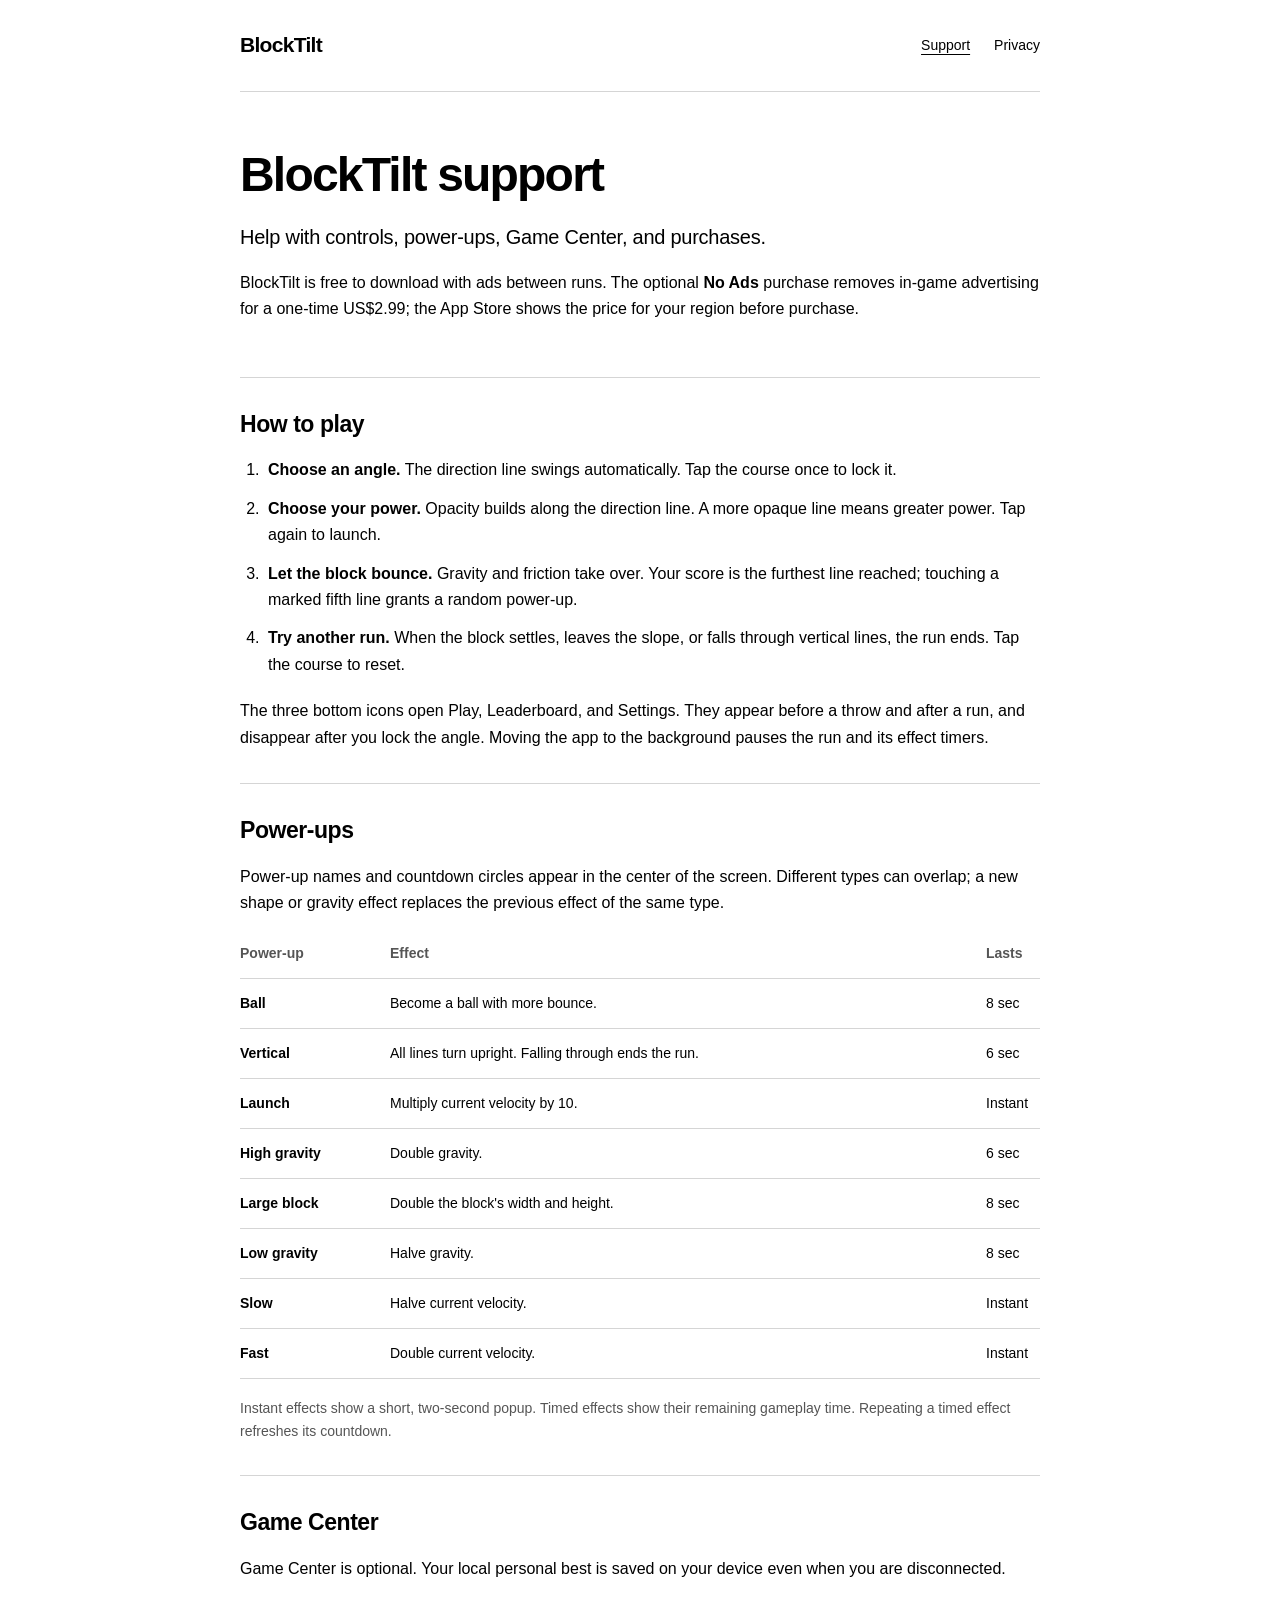
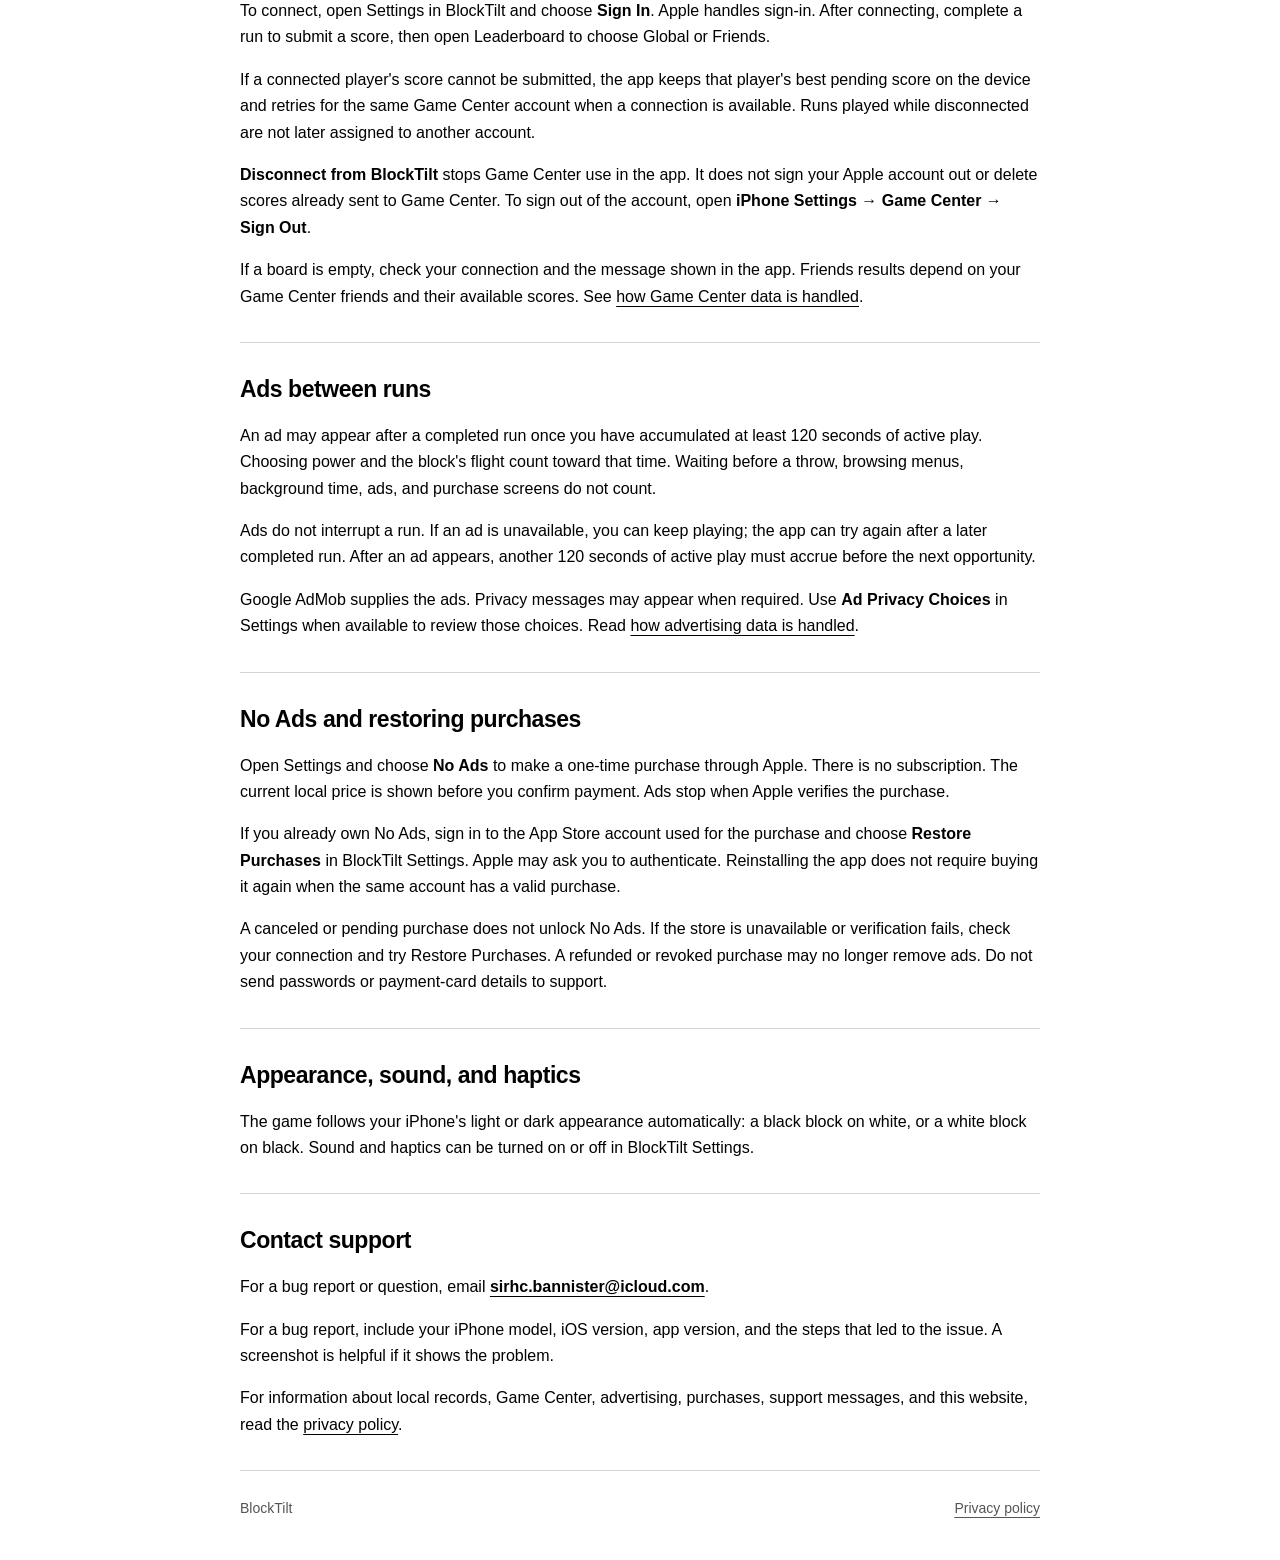
<file: index.html>
<!doctype html>
<html lang="en">
<head>
  <meta charset="utf-8">
  <meta name="viewport" content="width=device-width, initial-scale=1">
  <meta name="color-scheme" content="light dark">
  <meta name="referrer" content="no-referrer">
  <meta http-equiv="Content-Security-Policy" content="default-src 'none'; style-src 'self'; base-uri 'none'; form-action 'none'">
  <meta name="description" content="Help with BlockTilt controls, power-ups, Game Center, ads, No Ads purchases, and settings.">
  <link rel="canonical" href="https://atlasunit01.github.io/blocktilt-support/">
  <link rel="stylesheet" href="styles.css">
  <title>BlockTilt support</title>
</head>
<body>
  <a class="skip-link" href="#main">Skip to content</a>
  <header class="site-header wrap">
    <a class="wordmark" href="index.html">BlockTilt</a>
    <nav aria-label="Main navigation">
      <a href="index.html" aria-current="page">Support</a>
      <a href="privacy.html">Privacy</a>
    </nav>
  </header>

  <main id="main" class="wrap">
    <div class="page-heading">
      <h1>BlockTilt support</h1>
      <p class="lead">Help with controls, power-ups, Game Center, and purchases.</p>
      <p>BlockTilt is free to download with ads between runs. The optional <strong>No Ads</strong> purchase removes in-game advertising for a one-time US$2.99; the App Store shows the price for your region before purchase.</p>
    </div>

    <section aria-labelledby="play-heading">
      <h2 id="play-heading">How to play</h2>
      <ol class="steps">
        <li><strong>Choose an angle.</strong> The direction line swings automatically. Tap the course once to lock it.</li>
        <li><strong>Choose your power.</strong> Opacity builds along the direction line. A more opaque line means greater power. Tap again to launch.</li>
        <li><strong>Let the block bounce.</strong> Gravity and friction take over. Your score is the furthest line reached; touching a marked fifth line grants a random power-up.</li>
        <li><strong>Try another run.</strong> When the block settles, leaves the slope, or falls through vertical lines, the run ends. Tap the course to reset.</li>
      </ol>
      <p>The three bottom icons open Play, Leaderboard, and Settings. They appear before a throw and after a run, and disappear after you lock the angle. Moving the app to the background pauses the run and its effect timers.</p>
    </section>

    <section aria-labelledby="powers-heading">
      <h2 id="powers-heading">Power-ups</h2>
      <p>Power-up names and countdown circles appear in the center of the screen. Different types can overlap; a new shape or gravity effect replaces the previous effect of the same type.</p>
      <div class="table-wrap">
        <table>
          <caption class="visually-hidden">BlockTilt power-up effects and durations</caption>
          <thead><tr><th scope="col">Power-up</th><th scope="col">Effect</th><th scope="col">Lasts</th></tr></thead>
          <tbody>
            <tr><th scope="row">Ball</th><td>Become a ball with more bounce.</td><td>8 sec</td></tr>
            <tr><th scope="row">Vertical</th><td>All lines turn upright. Falling through ends the run.</td><td>6 sec</td></tr>
            <tr><th scope="row">Launch</th><td>Multiply current velocity by 10.</td><td>Instant</td></tr>
            <tr><th scope="row">High gravity</th><td>Double gravity.</td><td>6 sec</td></tr>
            <tr><th scope="row">Large block</th><td>Double the block's width and height.</td><td>8 sec</td></tr>
            <tr><th scope="row">Low gravity</th><td>Halve gravity.</td><td>8 sec</td></tr>
            <tr><th scope="row">Slow</th><td>Halve current velocity.</td><td>Instant</td></tr>
            <tr><th scope="row">Fast</th><td>Double current velocity.</td><td>Instant</td></tr>
          </tbody>
        </table>
      </div>
      <p class="secondary">Instant effects show a short, two-second popup. Timed effects show their remaining gameplay time. Repeating a timed effect refreshes its countdown.</p>
    </section>

    <section aria-labelledby="game-center-heading">
      <h2 id="game-center-heading">Game Center</h2>
      <p>Game Center is optional. Your local personal best is saved on your device even when you are disconnected.</p>
      <p>To connect, open Settings in BlockTilt and choose <strong>Sign In</strong>. Apple handles sign-in. After connecting, complete a run to submit a score, then open Leaderboard to choose Global or Friends.</p>
      <p>If a connected player's score cannot be submitted, the app keeps that player's best pending score on the device and retries for the same Game Center account when a connection is available. Runs played while disconnected are not later assigned to another account.</p>
      <p><strong>Disconnect from BlockTilt</strong> stops Game Center use in the app. It does not sign your Apple account out or delete scores already sent to Game Center. To sign out of the account, open <strong>iPhone Settings → Game Center → Sign Out</strong>.</p>
      <p>If a board is empty, check your connection and the message shown in the app. Friends results depend on your Game Center friends and their available scores. See <a href="privacy.html#game-center">how Game Center data is handled</a>.</p>
    </section>

    <section aria-labelledby="ads-heading" id="ads">
      <h2 id="ads-heading">Ads between runs</h2>
      <p>An ad may appear after a completed run once you have accumulated at least 120 seconds of active play. Choosing power and the block's flight count toward that time. Waiting before a throw, browsing menus, background time, ads, and purchase screens do not count.</p>
      <p>Ads do not interrupt a run. If an ad is unavailable, you can keep playing; the app can try again after a later completed run. After an ad appears, another 120 seconds of active play must accrue before the next opportunity.</p>
      <p>Google AdMob supplies the ads. Privacy messages may appear when required. Use <strong>Ad Privacy Choices</strong> in Settings when available to review those choices. Read <a href="privacy.html#advertising">how advertising data is handled</a>.</p>
    </section>

    <section aria-labelledby="purchase-heading" id="purchases">
      <h2 id="purchase-heading">No Ads and restoring purchases</h2>
      <p>Open Settings and choose <strong>No Ads</strong> to make a one-time purchase through Apple. There is no subscription. The current local price is shown before you confirm payment. Ads stop when Apple verifies the purchase.</p>
      <p>If you already own No Ads, sign in to the App Store account used for the purchase and choose <strong>Restore Purchases</strong> in BlockTilt Settings. Apple may ask you to authenticate. Reinstalling the app does not require buying it again when the same account has a valid purchase.</p>
      <p>A canceled or pending purchase does not unlock No Ads. If the store is unavailable or verification fails, check your connection and try Restore Purchases. A refunded or revoked purchase may no longer remove ads. Do not send passwords or payment-card details to support.</p>
    </section>

    <section aria-labelledby="settings-heading">
      <h2 id="settings-heading">Appearance, sound, and haptics</h2>
      <p>The game follows your iPhone's light or dark appearance automatically: a black block on white, or a white block on black. Sound and haptics can be turned on or off in BlockTilt Settings.</p>
    </section>

    <section aria-labelledby="contact-heading" id="contact">
      <h2 id="contact-heading">Contact support</h2>
      <p>For a bug report or question, email <a class="contact-link" href="mailto:sirhc.bannister@icloud.com">sirhc.bannister@icloud.com</a>.</p>
      <p>For a bug report, include your iPhone model, iOS version, app version, and the steps that led to the issue. A screenshot is helpful if it shows the problem.</p>
      <p>For information about local records, Game Center, advertising, purchases, support messages, and this website, read the <a href="privacy.html">privacy policy</a>.</p>
    </section>
  </main>

  <footer class="site-footer wrap">
    <span>BlockTilt</span>
    <a href="privacy.html">Privacy policy</a>
  </footer>
</body>
</html>
</file>
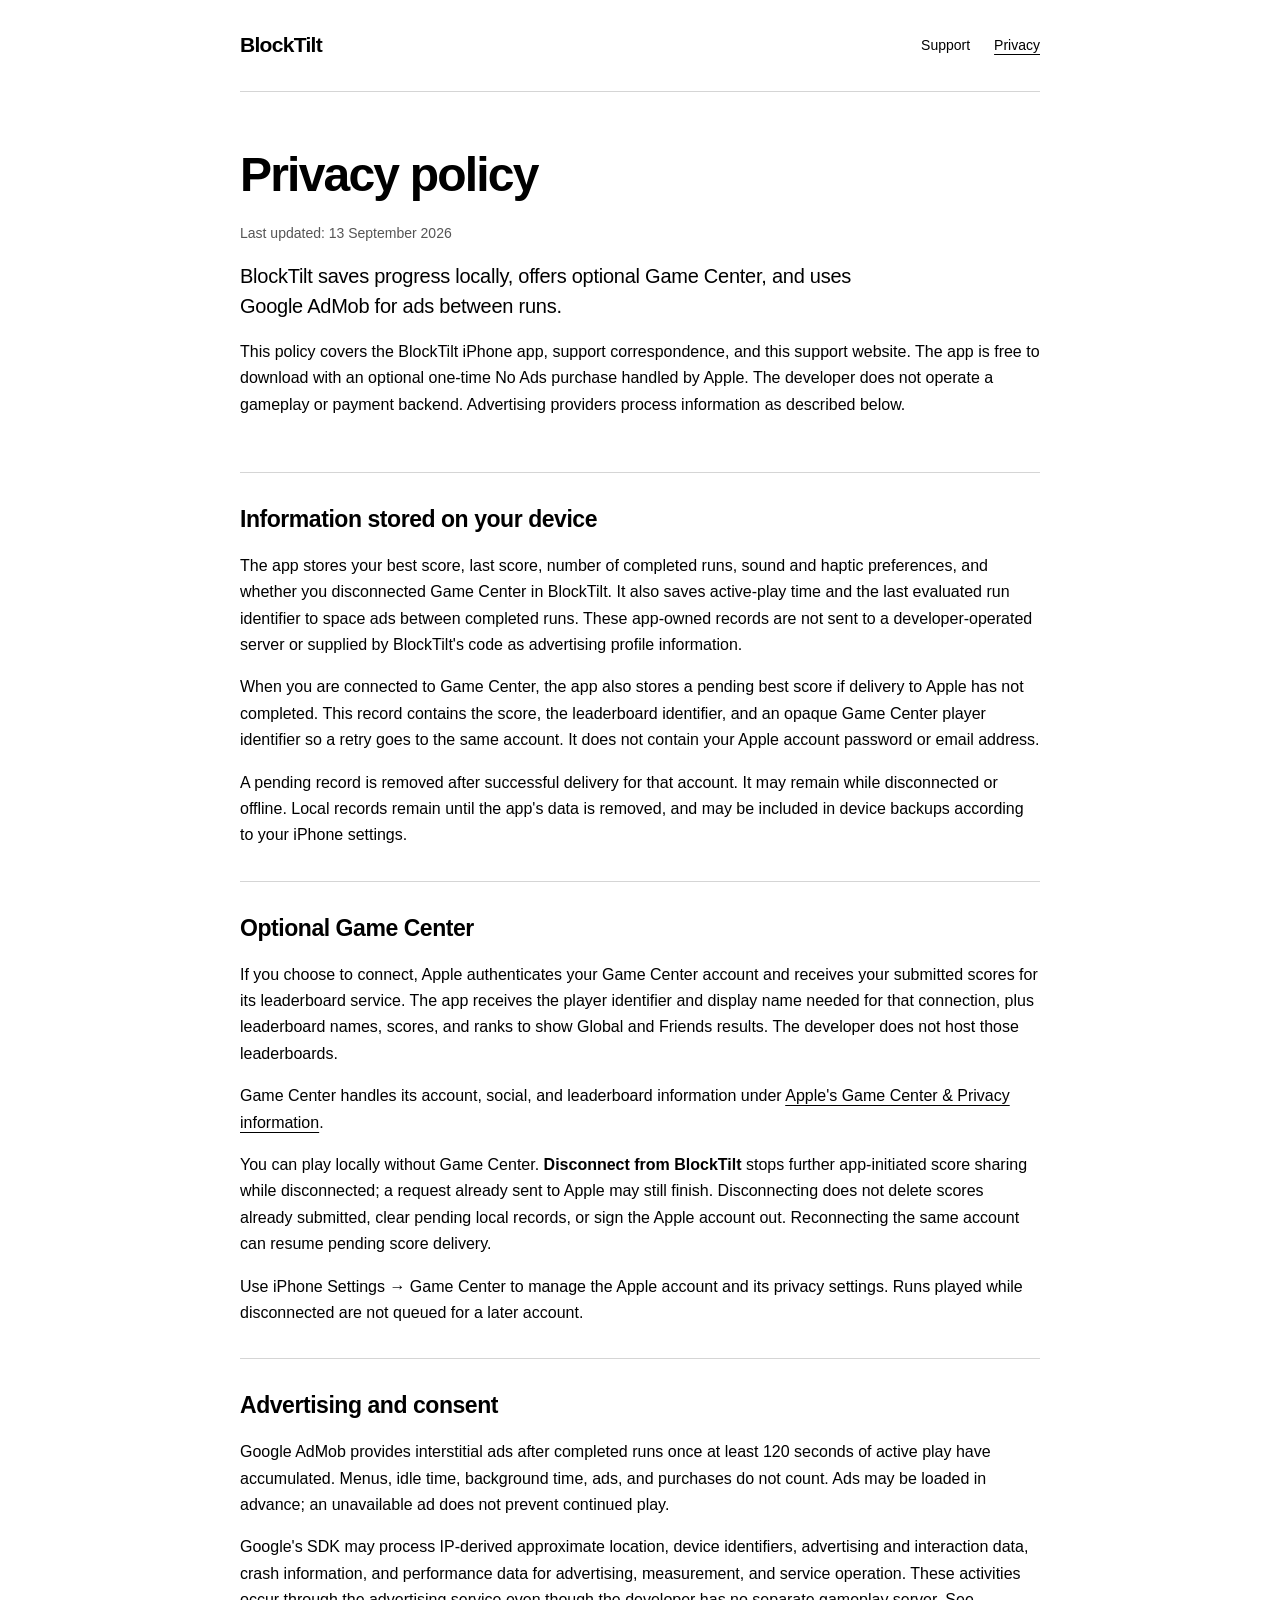
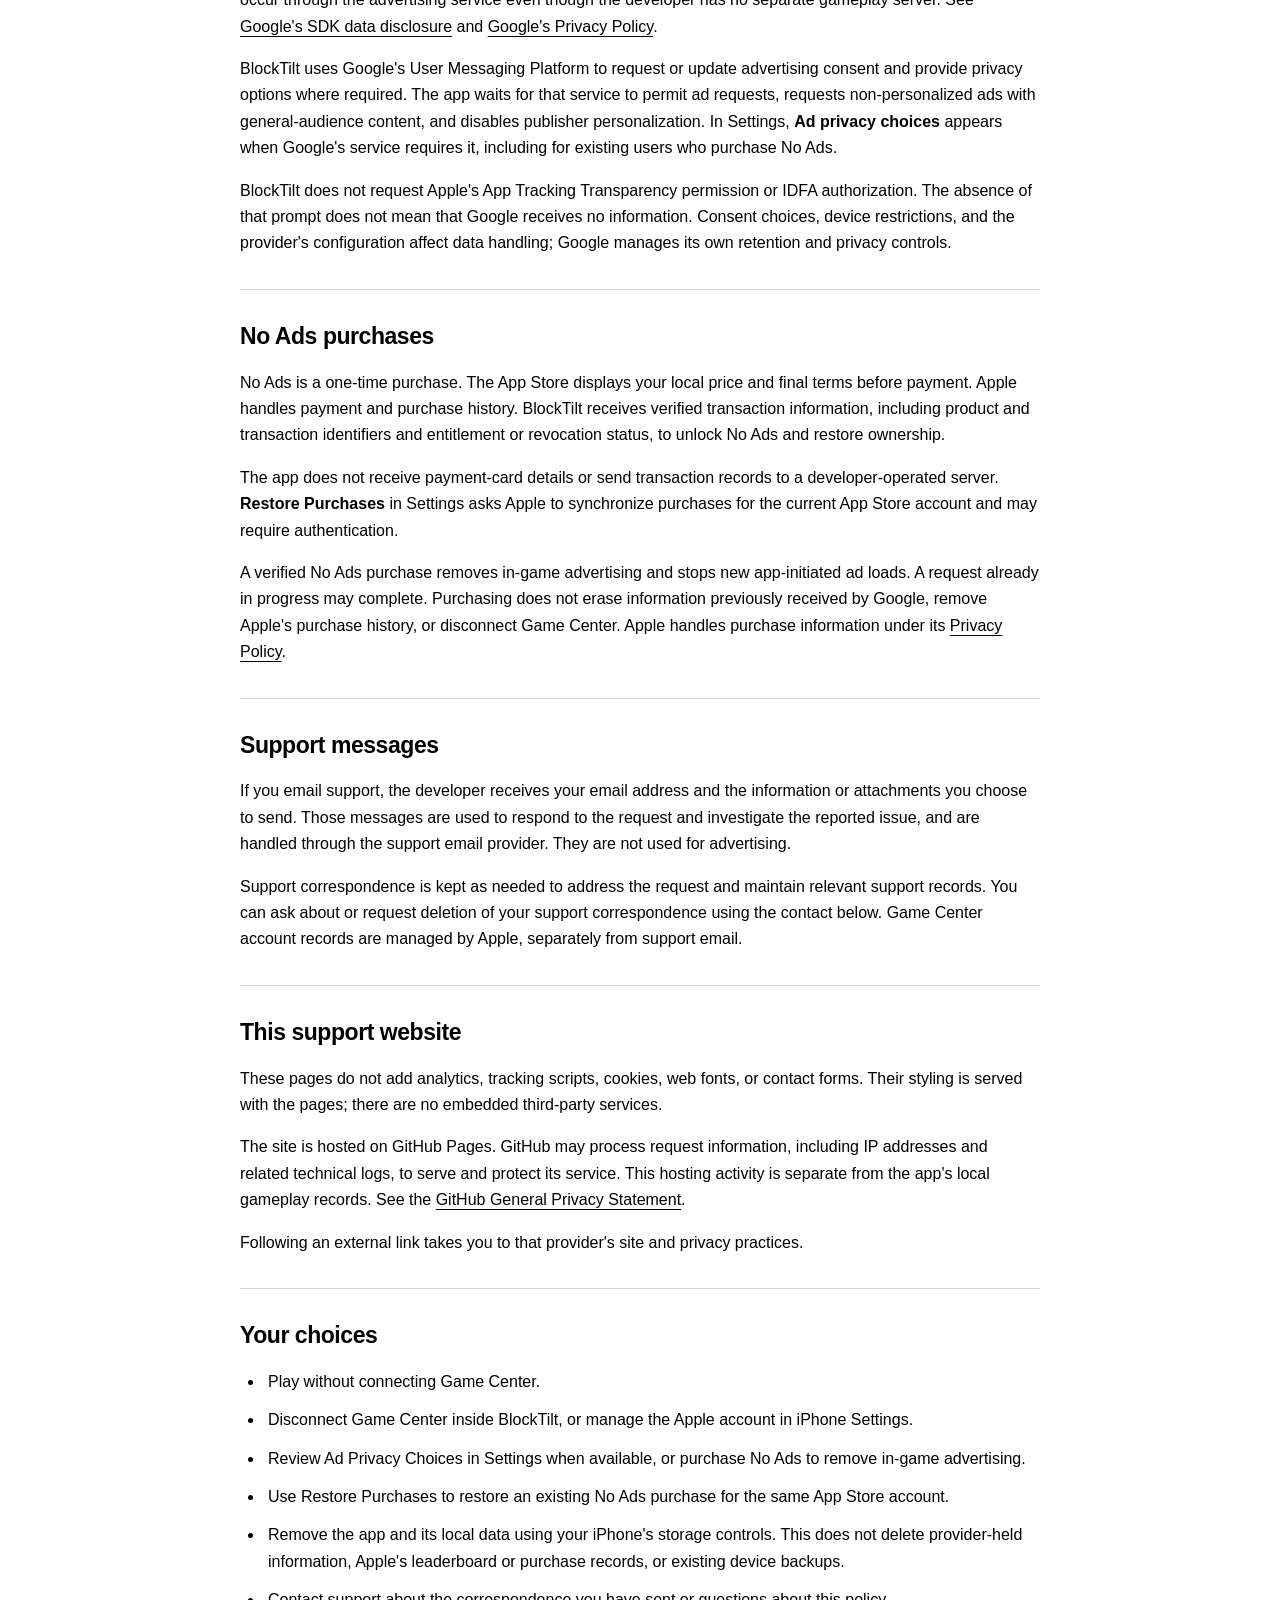
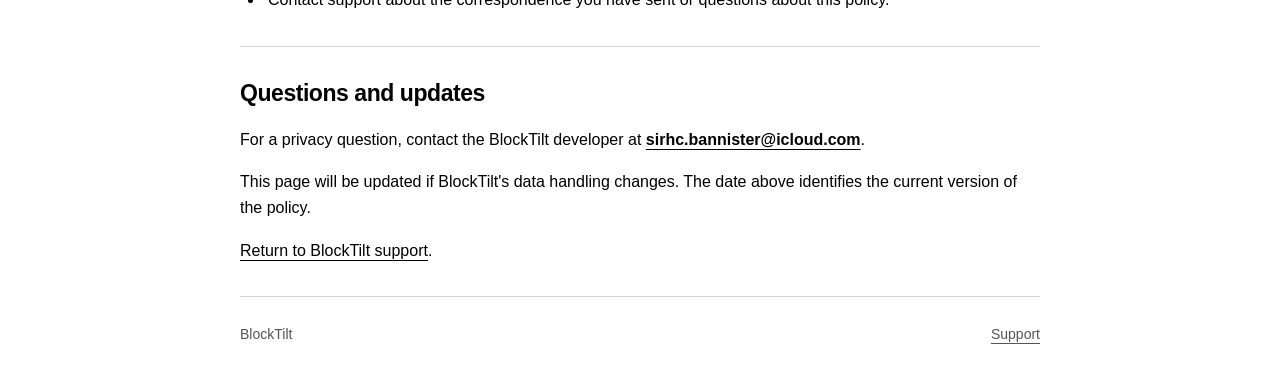
<file: privacy.html>
<!doctype html>
<html lang="en">
<head>
  <meta charset="utf-8">
  <meta name="viewport" content="width=device-width, initial-scale=1">
  <meta name="color-scheme" content="light dark">
  <meta name="referrer" content="no-referrer">
  <meta http-equiv="Content-Security-Policy" content="default-src 'none'; style-src 'self'; base-uri 'none'; form-action 'none'">
  <meta name="description" content="How BlockTilt handles local records, Game Center, AdMob advertising, No Ads purchases, support messages, and this website.">
  <link rel="canonical" href="https://atlasunit01.github.io/blocktilt-support/privacy.html">
  <link rel="stylesheet" href="styles.css">
  <title>BlockTilt privacy policy</title>
</head>
<body>
  <a class="skip-link" href="#main">Skip to content</a>
  <header class="site-header wrap">
    <a class="wordmark" href="index.html">BlockTilt</a>
    <nav aria-label="Main navigation">
      <a href="index.html">Support</a>
      <a href="privacy.html" aria-current="page">Privacy</a>
    </nav>
  </header>

  <main id="main" class="wrap policy">
    <div class="page-heading">
      <h1>Privacy policy</h1>
      <p class="secondary">Last updated: 13 September 2026</p>
      <p class="lead">BlockTilt saves progress locally, offers optional Game Center, and uses Google AdMob for ads between runs.</p>
      <p>This policy covers the BlockTilt iPhone app, support correspondence, and this support website. The app is free to download with an optional one-time No Ads purchase handled by Apple. The developer does not operate a gameplay or payment backend. Advertising providers process information as described below.</p>
    </div>

    <section aria-labelledby="local-heading">
      <h2 id="local-heading">Information stored on your device</h2>
      <p>The app stores your best score, last score, number of completed runs, sound and haptic preferences, and whether you disconnected Game Center in BlockTilt. It also saves active-play time and the last evaluated run identifier to space ads between completed runs. These app-owned records are not sent to a developer-operated server or supplied by BlockTilt's code as advertising profile information.</p>
      <p>When you are connected to Game Center, the app also stores a pending best score if delivery to Apple has not completed. This record contains the score, the leaderboard identifier, and an opaque Game Center player identifier so a retry goes to the same account. It does not contain your Apple account password or email address.</p>
      <p>A pending record is removed after successful delivery for that account. It may remain while disconnected or offline. Local records remain until the app's data is removed, and may be included in device backups according to your iPhone settings.</p>
    </section>

    <section aria-labelledby="game-center-heading" id="game-center">
      <h2 id="game-center-heading">Optional Game Center</h2>
      <p>If you choose to connect, Apple authenticates your Game Center account and receives your submitted scores for its leaderboard service. The app receives the player identifier and display name needed for that connection, plus leaderboard names, scores, and ranks to show Global and Friends results. The developer does not host those leaderboards.</p>
      <p>Game Center handles its account, social, and leaderboard information under <a href="https://www.apple.com/legal/privacy/data/en/game-center/" rel="noreferrer">Apple's Game Center &amp; Privacy information</a>.</p>
      <p>You can play locally without Game Center. <strong>Disconnect from BlockTilt</strong> stops further app-initiated score sharing while disconnected; a request already sent to Apple may still finish. Disconnecting does not delete scores already submitted, clear pending local records, or sign the Apple account out. Reconnecting the same account can resume pending score delivery.</p>
      <p>Use iPhone Settings → Game Center to manage the Apple account and its privacy settings. Runs played while disconnected are not queued for a later account.</p>
    </section>

    <section aria-labelledby="advertising-heading" id="advertising">
      <h2 id="advertising-heading">Advertising and consent</h2>
      <p>Google AdMob provides interstitial ads after completed runs once at least 120 seconds of active play have accumulated. Menus, idle time, background time, ads, and purchases do not count. Ads may be loaded in advance; an unavailable ad does not prevent continued play.</p>
      <p>Google's SDK may process IP-derived approximate location, device identifiers, advertising and interaction data, crash information, and performance data for advertising, measurement, and service operation. These activities occur through the advertising service even though the developer has no separate gameplay server. See <a href="https://developers.google.com/admob/ios/privacy/data-disclosure" rel="noreferrer">Google's SDK data disclosure</a> and <a href="https://policies.google.com/privacy" rel="noreferrer">Google's Privacy Policy</a>.</p>
      <p>BlockTilt uses Google's User Messaging Platform to request or update advertising consent and provide privacy options where required. The app waits for that service to permit ad requests, requests non-personalized ads with general-audience content, and disables publisher personalization. In Settings, <strong>Ad privacy choices</strong> appears when Google's service requires it, including for existing users who purchase No Ads.</p>
      <p>BlockTilt does not request Apple's App Tracking Transparency permission or IDFA authorization. The absence of that prompt does not mean that Google receives no information. Consent choices, device restrictions, and the provider's configuration affect data handling; Google manages its own retention and privacy controls.</p>
    </section>

    <section aria-labelledby="purchases-heading" id="purchases">
      <h2 id="purchases-heading">No Ads purchases</h2>
      <p>No Ads is a one-time purchase. The App Store displays your local price and final terms before payment. Apple handles payment and purchase history. BlockTilt receives verified transaction information, including product and transaction identifiers and entitlement or revocation status, to unlock No Ads and restore ownership.</p>
      <p>The app does not receive payment-card details or send transaction records to a developer-operated server. <strong>Restore Purchases</strong> in Settings asks Apple to synchronize purchases for the current App Store account and may require authentication.</p>
      <p>A verified No Ads purchase removes in-game advertising and stops new app-initiated ad loads. A request already in progress may complete. Purchasing does not erase information previously received by Google, remove Apple's purchase history, or disconnect Game Center. Apple handles purchase information under its <a href="https://www.apple.com/legal/privacy/" rel="noreferrer">Privacy Policy</a>.</p>
    </section>

    <section aria-labelledby="support-heading">
      <h2 id="support-heading">Support messages</h2>
      <p>If you email support, the developer receives your email address and the information or attachments you choose to send. Those messages are used to respond to the request and investigate the reported issue, and are handled through the support email provider. They are not used for advertising.</p>
      <p>Support correspondence is kept as needed to address the request and maintain relevant support records. You can ask about or request deletion of your support correspondence using the contact below. Game Center account records are managed by Apple, separately from support email.</p>
    </section>

    <section aria-labelledby="website-heading">
      <h2 id="website-heading">This support website</h2>
      <p>These pages do not add analytics, tracking scripts, cookies, web fonts, or contact forms. Their styling is served with the pages; there are no embedded third-party services.</p>
      <p>The site is hosted on GitHub Pages. GitHub may process request information, including IP addresses and related technical logs, to serve and protect its service. This hosting activity is separate from the app's local gameplay records. See the <a href="https://docs.github.com/en/site-policy/privacy-policies/github-general-privacy-statement" rel="noreferrer">GitHub General Privacy Statement</a>.</p>
      <p>Following an external link takes you to that provider's site and privacy practices.</p>
    </section>

    <section aria-labelledby="choices-heading">
      <h2 id="choices-heading">Your choices</h2>
      <ul>
        <li>Play without connecting Game Center.</li>
        <li>Disconnect Game Center inside BlockTilt, or manage the Apple account in iPhone Settings.</li>
        <li>Review Ad Privacy Choices in Settings when available, or purchase No Ads to remove in-game advertising.</li>
        <li>Use Restore Purchases to restore an existing No Ads purchase for the same App Store account.</li>
        <li>Remove the app and its local data using your iPhone's storage controls. This does not delete provider-held information, Apple's leaderboard or purchase records, or existing device backups.</li>
        <li>Contact support about the correspondence you have sent or questions about this policy.</li>
      </ul>
    </section>

    <section aria-labelledby="contact-heading" id="contact">
      <h2 id="contact-heading">Questions and updates</h2>
      <p>For a privacy question, contact the BlockTilt developer at <a class="contact-link" href="mailto:sirhc.bannister@icloud.com">sirhc.bannister@icloud.com</a>.</p>
      <p>This page will be updated if BlockTilt's data handling changes. The date above identifies the current version of the policy.</p>
      <p><a href="index.html">Return to BlockTilt support</a>.</p>
    </section>
  </main>

  <footer class="site-footer wrap">
    <span>BlockTilt</span>
    <a href="index.html">Support</a>
  </footer>
</body>
</html>
</file>
<file: styles.css>
:root {
  color-scheme: light dark;
  --paper: #fff;
  --ink: #000;
  --muted: #555;
  --rule: #d5d5d5;
  font-family: -apple-system, BlinkMacSystemFont, "Segoe UI", sans-serif;
  font-synthesis: none;
  text-rendering: optimizeLegibility;
  -webkit-text-size-adjust: 100%;
}

@media (prefers-color-scheme: dark) {
  :root {
    --paper: #000;
    --ink: #fff;
    --muted: #b5b5b5;
    --rule: #363636;
  }
}

* { box-sizing: border-box; }

body {
  margin: 0;
  color: var(--ink);
  background: var(--paper);
  font-size: 16px;
  line-height: 1.65;
}

.wrap {
  width: min(100% - 48px, 800px);
  margin-inline: auto;
}

a {
  color: inherit;
  text-decoration-thickness: 1px;
  text-underline-offset: 4px;
  overflow-wrap: anywhere;
}

a:hover { text-decoration-thickness: 2px; }

a:focus-visible {
  outline: 2px solid var(--ink);
  outline-offset: 5px;
}

.skip-link {
  position: absolute;
  top: 8px;
  left: 8px;
  z-index: 2;
  padding: 8px 12px;
  color: var(--paper);
  background: var(--ink);
  transform: translateY(-180%);
}

.skip-link:focus { transform: translateY(0); }

.site-header {
  display: flex;
  align-items: center;
  justify-content: space-between;
  gap: 24px;
  min-height: 92px;
  border-bottom: 1px solid var(--rule);
}

.wordmark {
  font-size: 21px;
  font-weight: 650;
  letter-spacing: -0.7px;
  text-decoration: none;
}

nav { display: flex; gap: 24px; }

nav a {
  display: inline-flex;
  align-items: center;
  min-height: 44px;
  font-size: 14px;
  text-decoration: none;
}

nav a[aria-current="page"] { text-decoration: underline; }

.page-heading { padding: 56px 0 38px; }

h1, h2, p, ol, ul { margin-top: 0; }

h1 {
  margin-bottom: 20px;
  font-size: clamp(34px, 6vw, 48px);
  font-weight: 550;
  line-height: 1.12;
  letter-spacing: -1.8px;
}

h2 {
  margin-bottom: 18px;
  font-size: 23px;
  font-weight: 600;
  line-height: 1.3;
  letter-spacing: -0.45px;
}

p { margin-bottom: 16px; }

.lead {
  max-width: 650px;
  margin-bottom: 18px;
  font-size: 20px;
  line-height: 1.5;
  letter-spacing: -0.25px;
}

.secondary { color: var(--muted); font-size: 14px; }

section {
  padding: 32px 0;
  border-top: 1px solid var(--rule);
  scroll-margin-top: 24px;
}

section > :last-child { margin-bottom: 0; }

ol, ul { padding-left: 24px; margin-bottom: 20px; }
li { padding-left: 4px; margin-bottom: 12px; }
li:last-child { margin-bottom: 0; }
strong { font-weight: 600; }

.table-wrap { width: 100%; margin: 26px 0 18px; overflow-x: auto; }

table {
  width: 100%;
  border-collapse: collapse;
  text-align: left;
  font-size: 14px;
  line-height: 1.5;
}

th, td {
  padding: 14px 12px;
  border-bottom: 1px solid var(--rule);
  vertical-align: top;
}

th:first-child, td:first-child { padding-left: 0; }
th:last-child, td:last-child { padding-right: 0; width: 66px; white-space: nowrap; }
thead th { padding-top: 0; font-weight: 600; color: var(--muted); }
tbody th { width: 138px; font-weight: 600; }

.contact-link { font-weight: 600; }

.site-footer {
  display: flex;
  justify-content: space-between;
  gap: 24px;
  padding-block: 26px 40px;
  border-top: 1px solid var(--rule);
  color: var(--muted);
  font-size: 14px;
}

.visually-hidden {
  position: absolute;
  width: 1px;
  height: 1px;
  padding: 0;
  margin: -1px;
  overflow: hidden;
  clip: rect(0, 0, 0, 0);
  white-space: nowrap;
  border: 0;
}

@media (max-width: 480px) {
  .wrap { width: calc(100% - 40px); }
  .site-header { min-height: 78px; gap: 16px; }
  nav { gap: 18px; }
  .page-heading { padding: 40px 0 30px; }
  section { padding: 28px 0; }
  th, td { padding: 12px 8px; }
  tbody th { width: 94px; }
  th:last-child, td:last-child { width: 52px; }
}

@media print {
  :root { --paper: #fff; --ink: #000; --muted: #333; --rule: #bbb; }
  .wrap { width: 100%; max-width: none; }
  .site-header, .site-footer, .skip-link { display: none; }
  .page-heading { padding-top: 0; }
  section { break-inside: avoid; }
}
</file>
